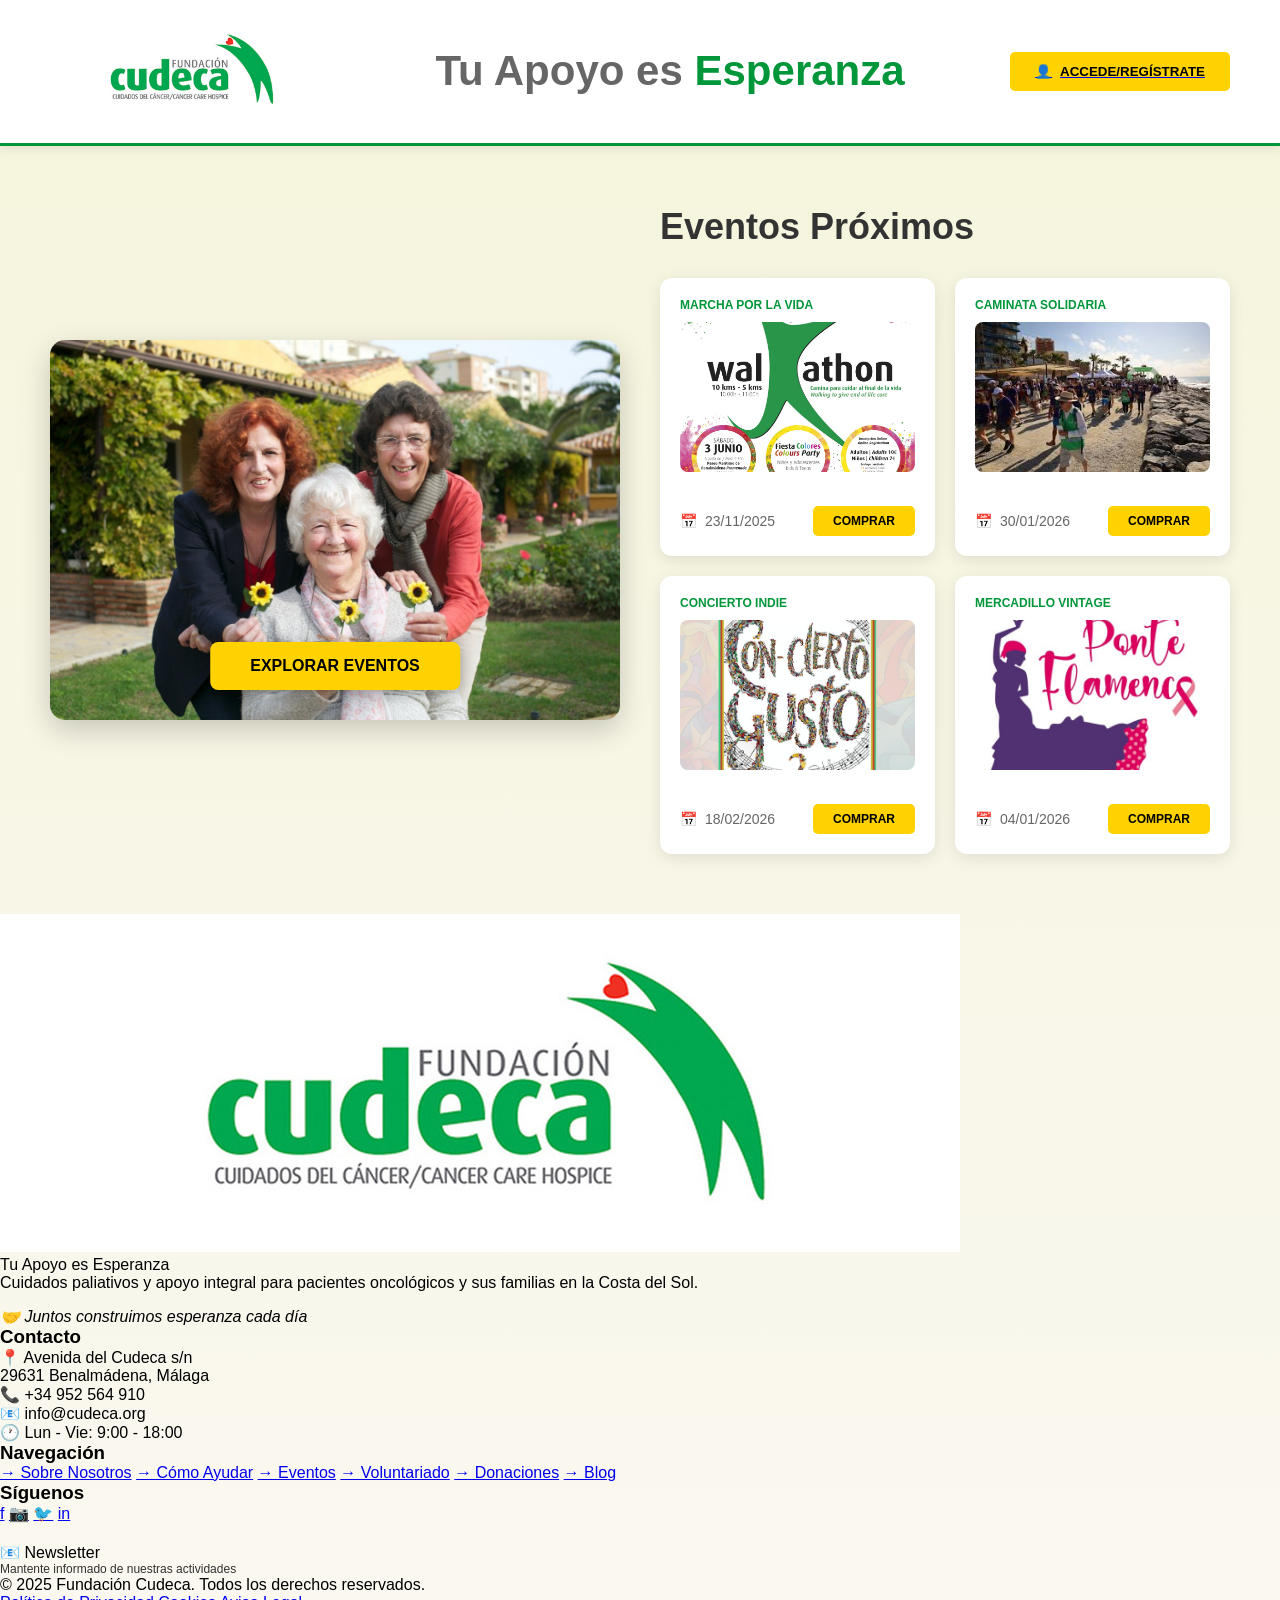
<file: index.html>
<!DOCTYPE html>
<html lang="es">
<head>
    <meta charset="UTF-8">
    <meta name="viewport" content="width=device-width, initial-scale=1.0">
    <title>Fundación Cudeca - Tu Apoyo es Esperanza</title>
    <link rel="stylesheet" href="styles.css">
</head>

<body>
    <header>
        <div class="logo">
            <a href="index.html">
            <img src="images/logo.jpg" alt="Fundación Cudeca Logo" class="logo-img">
            </a>
        </div>
        <h1 class="header-title">Tu Apoyo es <span class="esperanza">Esperanza</span></h1>
        <a href="login.html">
        <button class="login-btn">
            <span>👤</span>
            ACCEDE/REGÍSTRATE
        </button>
        </a>
    </header>

    <div class="hero-section">
        <div class="hero-image">
            <img src="images/abuelitas.jpg" alt="Mujeres sonriendo en jardín">
            <a href="event-list.html">
            <button class="explore-btn">EXPLORAR EVENTOS</button>
            </a>
        </div>

        <div class="events-section">
            <h2 class="events-title">Eventos Próximos</h2>
            <div class="events-grid">
                <div class="event-card">
                    <div class="event-tag">MARCHA POR LA VIDA</div>
                    <img class="event-image" src="images/walkathon.jpg" alt="walkathon">
                    <div class="event-footer">
                        <div class="event-date">
                            <span>📅</span>
                            <span>23/11/2025</span>
                        </div>
                        <a href="carrito.html">
                        <button class="buy-btn">COMPRAR</button>
                        </a>
                    </div>
                </div>

                <div class="event-card">
                    <div class="event-tag">CAMINATA SOLIDARIA</div>
                    <img class="event-image" src="images/caminata.jpg" alt="Caminata">
                    <div class="event-footer">
                        <div class="event-date">
                            <span>📅</span>
                            <span>30/01/2026</span>
                        </div>
                        <a href="carrito.html">
                        <button class="buy-btn">COMPRAR</button>
                        </a>
                    </div>
                </div>

                <div class="event-card">
                    <div class="event-tag">CONCIERTO INDIE</div>
                    <img class="event-image" src="images/concierto.jpg" alt="Concierto">
                    <div class="event-footer">
                        <div class="event-date">
                            <span>📅</span>
                            <span>18/02/2026</span>
                        </div>
                        <a href="carrito.html">
                        <button class="buy-btn">COMPRAR</button>
                        </a>
                    </div>
                </div>

                <div class="event-card">
                    <div class="event-tag">MERCADILLO VINTAGE</div>
                    <img class="event-image" src="images/mercadillo.jpg" alt="Mercadillo">
                    <div class="event-footer">
                        <div class="event-date">
                            <span>📅</span>
                            <span>04/01/2026</span>
                        </div>
                        <a href="carrito.html">
                        <button class="buy-btn">COMPRAR</button>
                        </a>
                    </div>
                </div>
            </div>
        </div>
    </div>

<!-- Footer -->
    <footer>
        <div class="footer-content">
            <div class="footer-logo-section">
                <img src="images/logo.jpg" alt="Fundación Cudeca Logo">
                <p class="tagline">Tu Apoyo es Esperanza</p>
                <p>Cuidados paliativos y apoyo integral para pacientes oncológicos y sus familias en la Costa del Sol.</p>
                <p style="margin-top: 15px; font-style: italic;">🤝 Juntos construimos esperanza cada día</p>
            </div>
            <div class="footer-section">
                <h3>Contacto</h3>
                <p>📍 Avenida del Cudeca s/n<br>29631 Benalmádena, Málaga</p>
                <p>📞 +34 952 564 910</p>
                <p>📧 info@cudeca.org</p>
                <p>🕐 Lun - Vie: 9:00 - 18:00</p>
            </div>
            <div class="footer-section">
                <h3>Navegación</h3>
                <a href="#">→ Sobre Nosotros</a>
                <a href="#">→ Cómo Ayudar</a>
                <a href="#">→ Eventos</a>
                <a href="#">→ Voluntariado</a>
                <a href="#">→ Donaciones</a>
                <a href="#">→ Blog</a>
            </div>
            <div class="footer-section">
                <h3>Síguenos</h3>
                <div class="social-links">
                    <a href="#" class="social-icon" title="Facebook">f</a>
                    <a href="#" class="social-icon" title="Instagram">📷</a>
                    <a href="#" class="social-icon" title="Twitter">🐦</a>
                    <a href="#" class="social-icon" title="LinkedIn">in</a>
                </div>
                <p style="margin-top: 20px;">📧 Newsletter</p>
                <p style="font-size: 12px; opacity: 0.8;">Mantente informado de nuestras actividades</p>
            </div>
        </div>
        <div class="footer-bottom">
            <p>© 2025 Fundación Cudeca. Todos los derechos reservados.</p>
            <div class="footer-bottom-links">
                <a href="#">Política de Privacidad</a>
                <a href="#">Cookies</a>
                <a href="#">Aviso Legal</a>
            </div>
        </div>
    </footer>
</body>


</html>
</file>
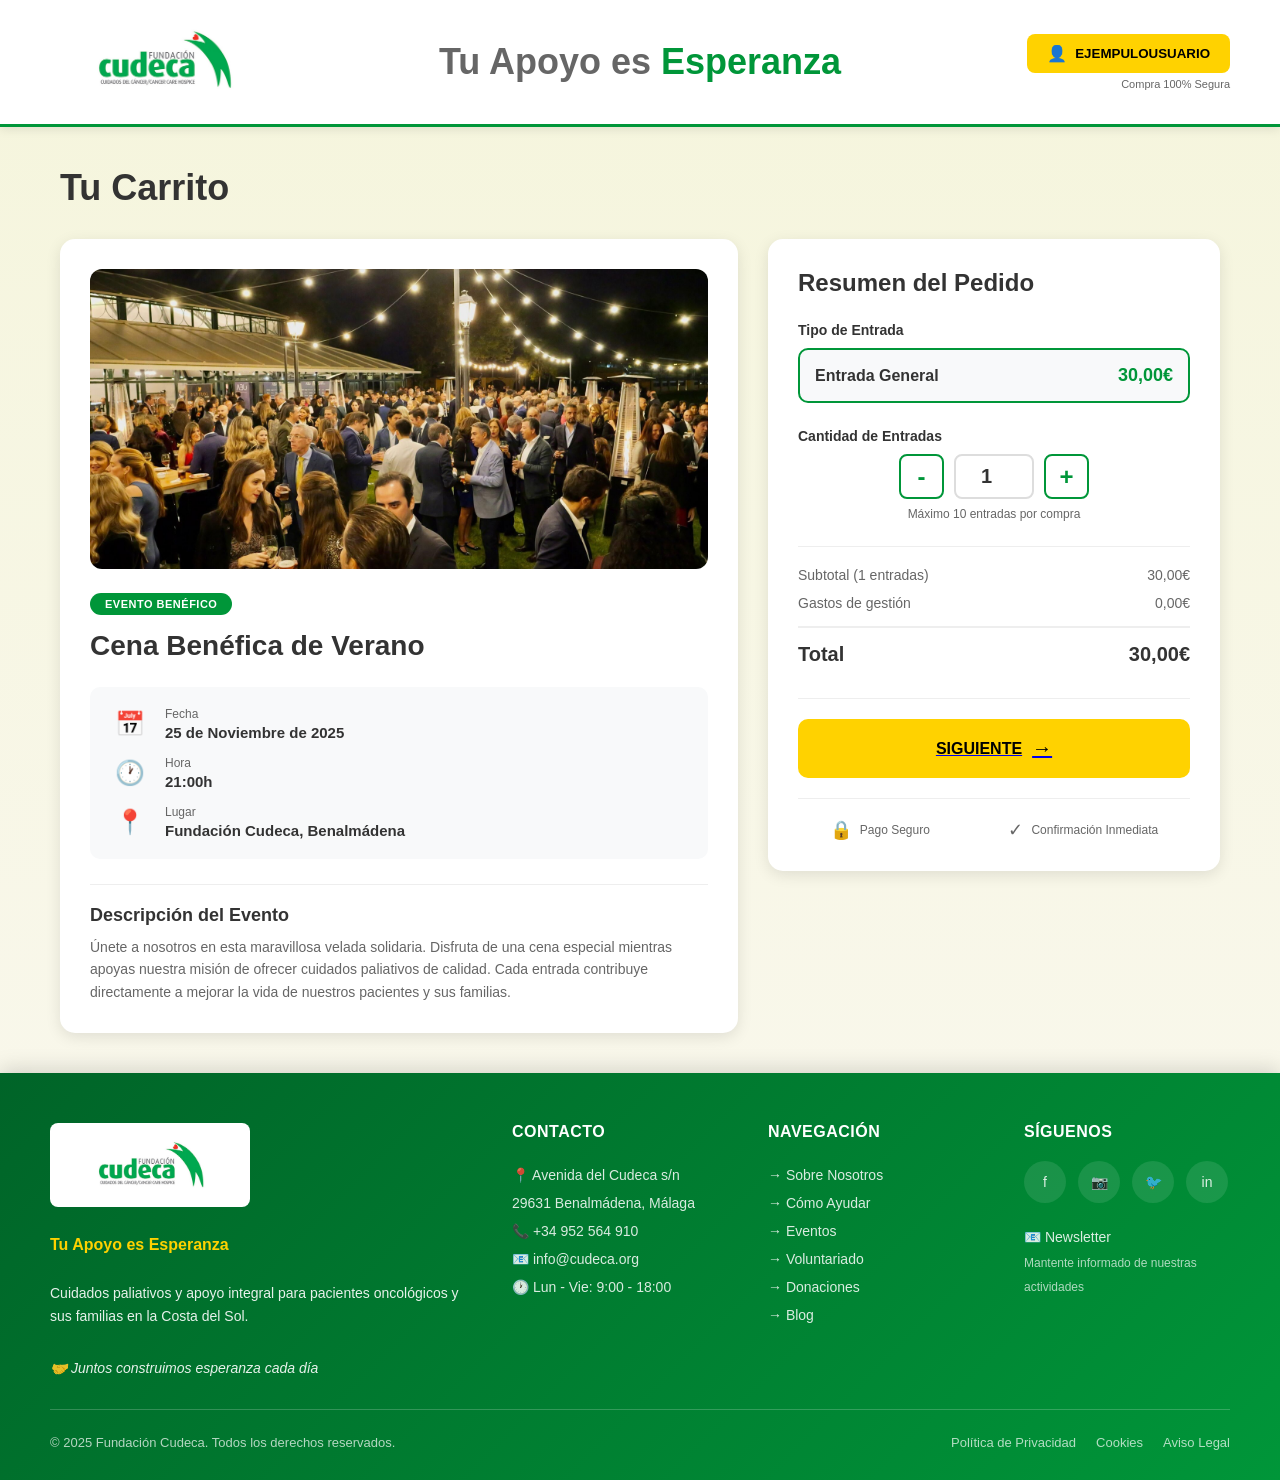
<file: carrito.html>
<!DOCTYPE html>
<html lang="es">
<head>
    <meta charset="UTF-8">
    <meta name="viewport" content="width=device-width, initial-scale=1.0">
    <title>Fundación Cudeca - Carrito</title>
    <link rel="stylesheet" href="styles.css">
    <link rel="stylesheet" href="pasarela_pago.css">

</head>
<body>
    <!-- Header Superior -->
    <header class="payment-header">
        <div class="logo-container">
            <a href="index.html">
            <img src="images/logo.jpg" alt="Fundación Cudeca" class="logo-img">
            </a>
        </div>
        <div class="header-center">
            <h1 class="header-slogan">Tu Apoyo es <span class="esperanza">Esperanza</span></h1>
        </div>
        <div class="header-right">
            <button class="btn-ejemplo">
                <span class="icon-user">👤</span>
                EJEMPULOUSUARIO
            </button>
            <p class="secure-text">Compra 100% Segura</p>
        </div>
    </header>

    <!-- Contenido Principal -->
    <div class="cart-container">
        <h1 class="cart-title">Tu Carrito</h1>
        
        <div class="cart-content">
            <!-- Información del Evento -->
            <section class="cart-event-section">
                <div class="cart-event-card">
                    <img src="images/cenaBenefica.jpg" alt="Cena Benéfica" class="cart-event-image">
                    
                    <div class="cart-event-info">
                        <span class="event-badge">EVENTO BENÉFICO</span>
                        <h2 class="cart-event-title">Cena Benéfica de Verano</h2>
                        
                        <div class="cart-event-details">
                            <div class="detail-item">
                                <span class="detail-icon">📅</span>
                                <div>
                                    <p class="detail-label">Fecha</p>
                                    <p class="detail-value">25 de Noviembre de 2025</p>
                                </div>
                            </div>
                            
                            <div class="detail-item">
                                <span class="detail-icon">🕐</span>
                                <div>
                                    <p class="detail-label">Hora</p>
                                    <p class="detail-value">21:00h</p>
                                </div>
                            </div>
                            
                            <div class="detail-item">
                                <span class="detail-icon">📍</span>
                                <div>
                                    <p class="detail-label">Lugar</p>
                                    <p class="detail-value">Fundación Cudeca, Benalmádena</p>
                                </div>
                            </div>
                        </div>
                        
                        <div class="event-description">
                            <h3>Descripción del Evento</h3>
                            <p>Únete a nosotros en esta maravillosa velada solidaria. Disfruta de una cena especial mientras apoyas nuestra misión de ofrecer cuidados paliativos de calidad. Cada entrada contribuye directamente a mejorar la vida de nuestros pacientes y sus familias.</p>
                        </div>
                    </div>
                </div>
            </section>

            <!-- Resumen del Pedido -->
            <aside class="cart-summary-section">
                <div class="cart-summary-card">
                    <h2 class="summary-card-title">Resumen del Pedido</h2>
                    
                    <div class="ticket-selector">
                        <label class="ticket-label">Tipo de Entrada</label>
                        <div class="ticket-type-box">
                            <div class="ticket-info">
                                <span class="ticket-name">Entrada General</span>
                                <span class="ticket-price">30,00€</span>
                            </div>
                        </div>
                    </div>
                    
                    <div class="quantity-selector">
                        <label class="quantity-label">Cantidad de Entradas</label>
                        <div class="quantity-controls">
                            <button type="button" class="quantity-btn" >-</button>
                            <input type="number" id="quantity" class="quantity-input" value="1" min="1" max="10" readonly>
                            <button type="button" class="quantity-btn" >+</button>
                        </div>
                        <p class="quantity-note">Máximo 10 entradas por compra</p>
                    </div>
                    
                    <div class="price-breakdown">
                        <div class="price-row">
                            <span>Subtotal (<span id="ticketCount">1</span> entrada<span id="plural">s</span>)</span>
                            <span id="subtotal">30,00€</span>
                        </div>
                        <div class="price-row">
                            <span>Gastos de gestión</span>
                            <span>0,00€</span>
                        </div>
                        <div class="price-row total-row">
                            <span>Total</span>
                            <span id="total">30,00€</span>
                        </div>
                    </div>
                    <a href="pasarela_de_pago.html">
                    <button class="btn-next">
                        SIGUIENTE
                        <span class="arrow-icon">→</span>
                    </button>
                    </a>

                    <div class="trust-badges">
                        <div class="trust-item">
                            <span>🔒</span>
                            <span>Pago Seguro</span>
                        </div>
                        <div class="trust-item">
                            <span>✓</span>
                            <span>Confirmación Inmediata</span>
                        </div>
                    </div>
                </div>
            </aside>
        </div>
    </div>

    <!-- Footer -->
    <footer>
        <div class="footer-content">
            <div class="footer-logo-section">
                <img src="images/logo.jpg" alt="Fundación Cudeca Logo">
                <p class="tagline">Tu Apoyo es Esperanza</p>
                <p>Cuidados paliativos y apoyo integral para pacientes oncológicos y sus familias en la Costa del Sol.</p>
                <p style="margin-top: 15px; font-style: italic;">🤝 Juntos construimos esperanza cada día</p>
            </div>
            <div class="footer-section">
                <h3>Contacto</h3>
                <p>📍 Avenida del Cudeca s/n<br>29631 Benalmádena, Málaga</p>
                <p>📞 +34 952 564 910</p>
                <p>📧 info@cudeca.org</p>
                <p>🕐 Lun - Vie: 9:00 - 18:00</p>
            </div>
            <div class="footer-section">
                <h3>Navegación</h3>
                <a href="#">→ Sobre Nosotros</a>
                <a href="#">→ Cómo Ayudar</a>
                <a href="#">→ Eventos</a>
                <a href="#">→ Voluntariado</a>
                <a href="#">→ Donaciones</a>
                <a href="#">→ Blog</a>
            </div>
            <div class="footer-section">
                <h3>Síguenos</h3>
                <div class="social-links">
                    <a href="#" class="social-icon" title="Facebook">f</a>
                    <a href="#" class="social-icon" title="Instagram">📷</a>
                    <a href="#" class="social-icon" title="Twitter">🐦</a>
                    <a href="#" class="social-icon" title="LinkedIn">in</a>
                </div>
                <p style="margin-top: 20px;">📧 Newsletter</p>
                <p style="font-size: 12px; opacity: 0.8;">Mantente informado de nuestras actividades</p>
            </div>
        </div>
        <div class="footer-bottom">
            <p>© 2025 Fundación Cudeca. Todos los derechos reservados.</p>
            <div class="footer-bottom-links">
                <a href="#">Política de Privacidad</a>
                <a href="#">Cookies</a>
                <a href="#">Aviso Legal</a>
            </div>
        </div>
    </footer>

    
</body>
</html>
</file>
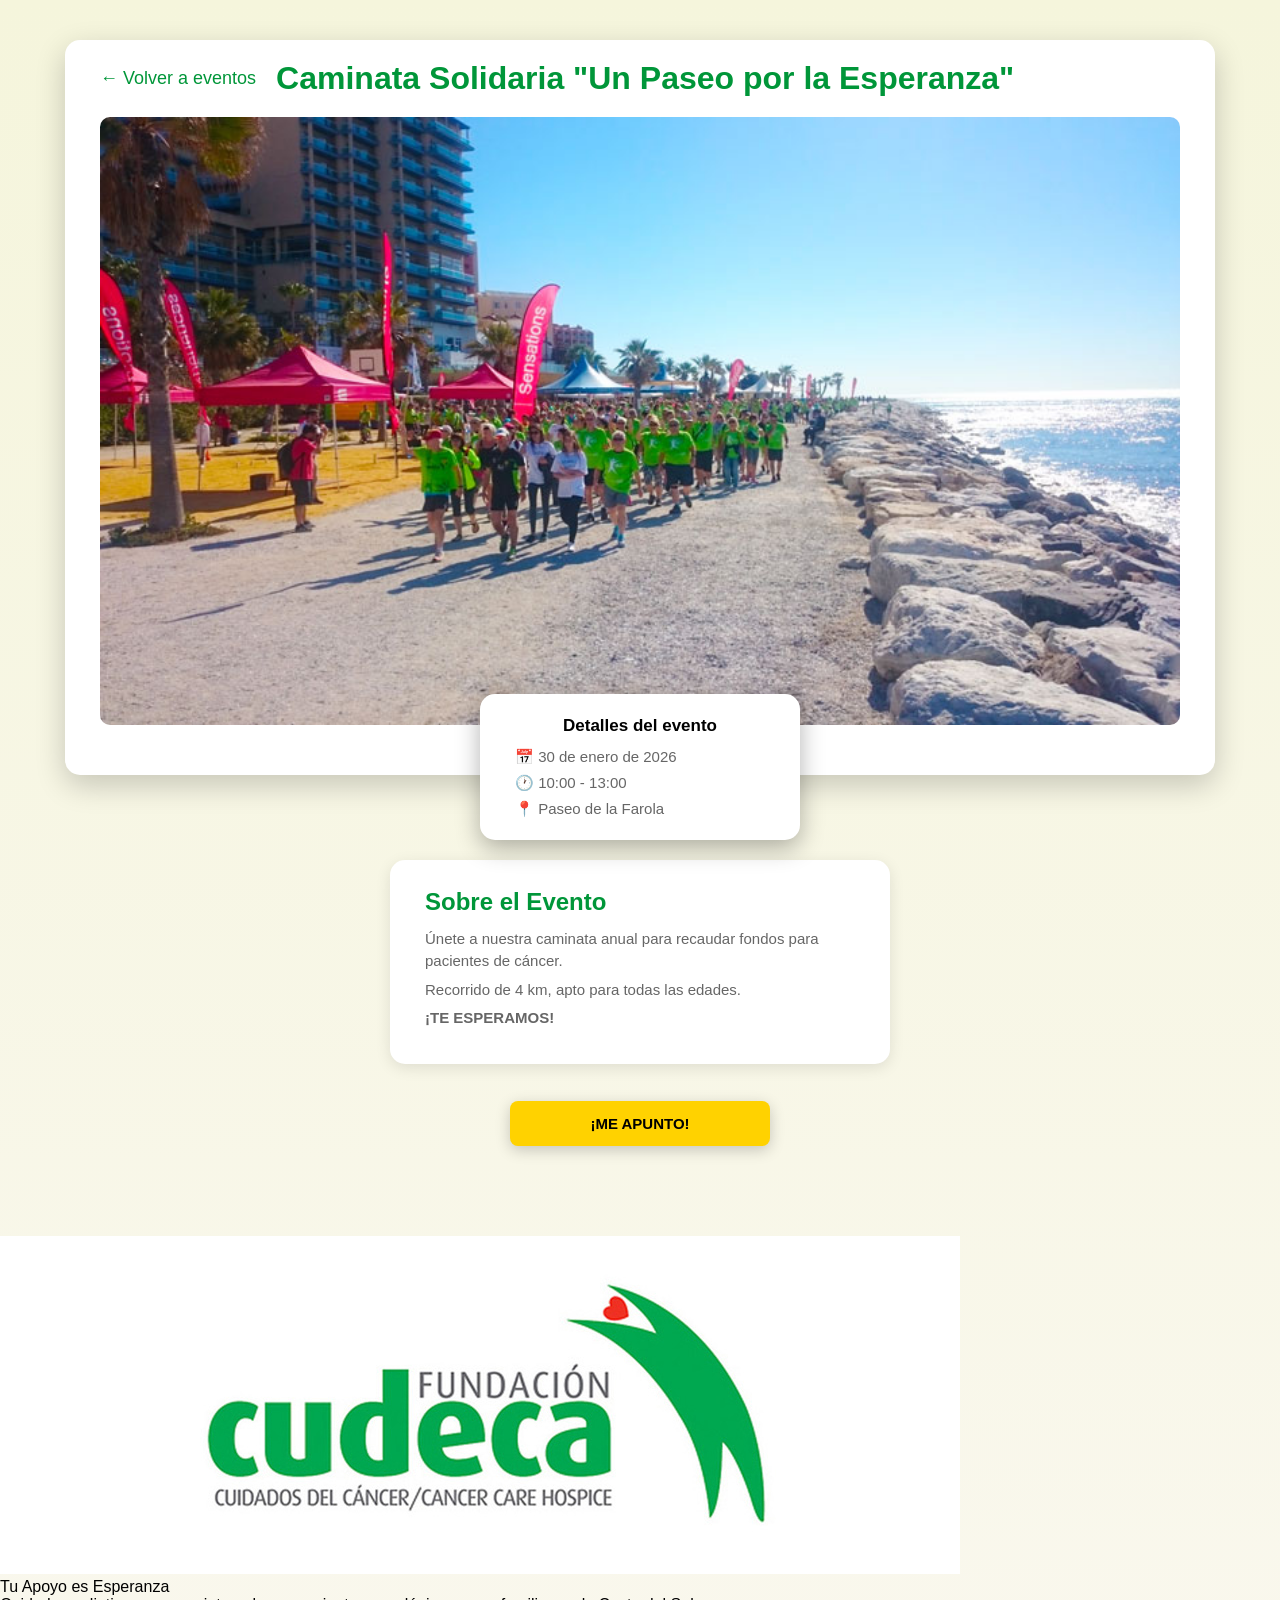
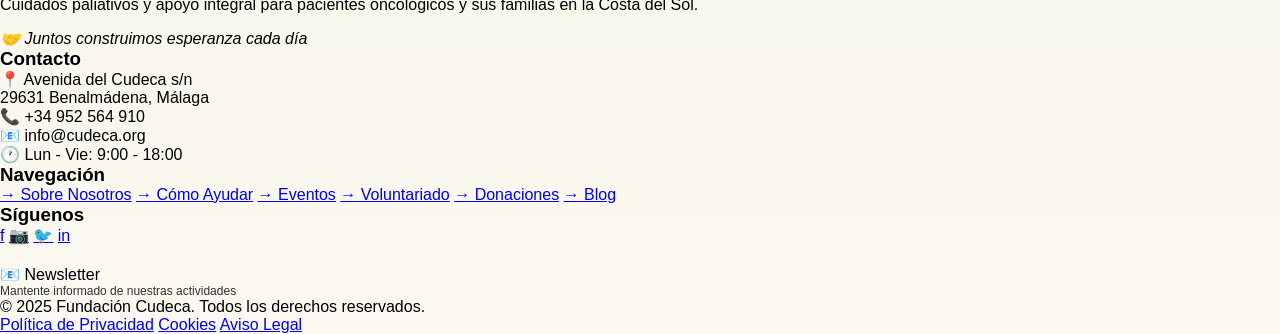
<file: event.html>
<!DOCTYPE html>
<html lang="es">
<head>
    <meta charset="UTF-8">
    <meta name="viewport" content="width=device-width, initial-scale=1.0">
    <title>Caminata Solidaria "Un Paseo por la Esperanza" - Fundación Cudeca</title>

    <!-- CSS GLOBAL -->
    <link rel="stylesheet" href="styles.css">

    <!-- CSS DEL EVENTO -->
    <link rel="stylesheet" href="event.css">
</head>

<body>
    <div class="event-detail-container">
        <div class="event-content">

            <div class="event-main-card">
                <div class="event-card-header">
                    <a href="event-list.html" class="back-link">← Volver a eventos</a>
                    <h1 class="page-title">Caminata Solidaria "Un Paseo por la Esperanza"</h1>
                </div>

                <img src="images/carrera.jpg" alt="Caminata Solidaria" class="event-image">

                <div class="event-details-card">
                    <h3>Detalles del evento</h3>
                    <div class="detail-item">📅 30 de enero de 2026</div>
                    <div class="detail-item">🕐 10:00 - 13:00</div>
                    <div class="detail-item">📍 Paseo de la Farola</div>
                </div>
            </div>

            <div class="event-info-section">
                <h2>Sobre el Evento</h2>
                <p>Únete a nuestra caminata anual para recaudar fondos para pacientes de cáncer.</p>
                <p>Recorrido de 4 km, apto para todas las edades.</p>
                <p><strong>¡TE ESPERAMOS!</strong></p>
            </div>
            <a href="pasarela_de_pago.html">
                <button class="signup-btn">¡ME APUNTO!</button>

            </a>

        </div>
    </div>

    <footer>
        <div class="footer-content">
            <div class="footer-logo-section">
                <img src="images/logo.jpg" alt="Fundación Cudeca Logo">
                <p class="tagline">Tu Apoyo es Esperanza</p>
                <p>Cuidados paliativos y apoyo integral para pacientes oncológicos y sus familias en la Costa del Sol.</p>
                <p style="margin-top: 15px; font-style: italic;">🤝 Juntos construimos esperanza cada día</p>
            </div>

            <div class="footer-section">
                <h3>Contacto</h3>
                <p>📍 Avenida del Cudeca s/n<br>29631 Benalmádena, Málaga</p>
                <p>📞 +34 952 564 910</p>
                <p>📧 info@cudeca.org</p>
                <p>🕐 Lun - Vie: 9:00 - 18:00</p>
            </div>

            <div class="footer-section">
                <h3>Navegación</h3>
                <a href="#">→ Sobre Nosotros</a>
                <a href="#">→ Cómo Ayudar</a>
                <a href="#">→ Eventos</a>
                <a href="#">→ Voluntariado</a>
                <a href="#">→ Donaciones</a>
                <a href="#">→ Blog</a>
            </div>

            <div class="footer-section">
                <h3>Síguenos</h3>
                <div class="social-links">
                    <a href="#" class="social-icon" title="Facebook">f</a>
                    <a href="#" class="social-icon" title="Instagram">📷</a>
                    <a href="#" class="social-icon" title="Twitter">🐦</a>
                    <a href="#" class="social-icon" title="LinkedIn">in</a>
                </div>
                <p style="margin-top: 20px;">📧 Newsletter</p>
                <p style="font-size: 12px; opacity: 0.8;">Mantente informado de nuestras actividades</p>
            </div>
        </div>

        <div class="footer-bottom">
            <p>© 2025 Fundación Cudeca. Todos los derechos reservados.</p>
            <div class="footer-bottom-links">
                <a href="#">Política de Privacidad</a>
                <a href="#">Cookies</a>
                <a href="#">Aviso Legal</a>
            </div>
        </div>
    </footer>
</body>
</html>
</file>
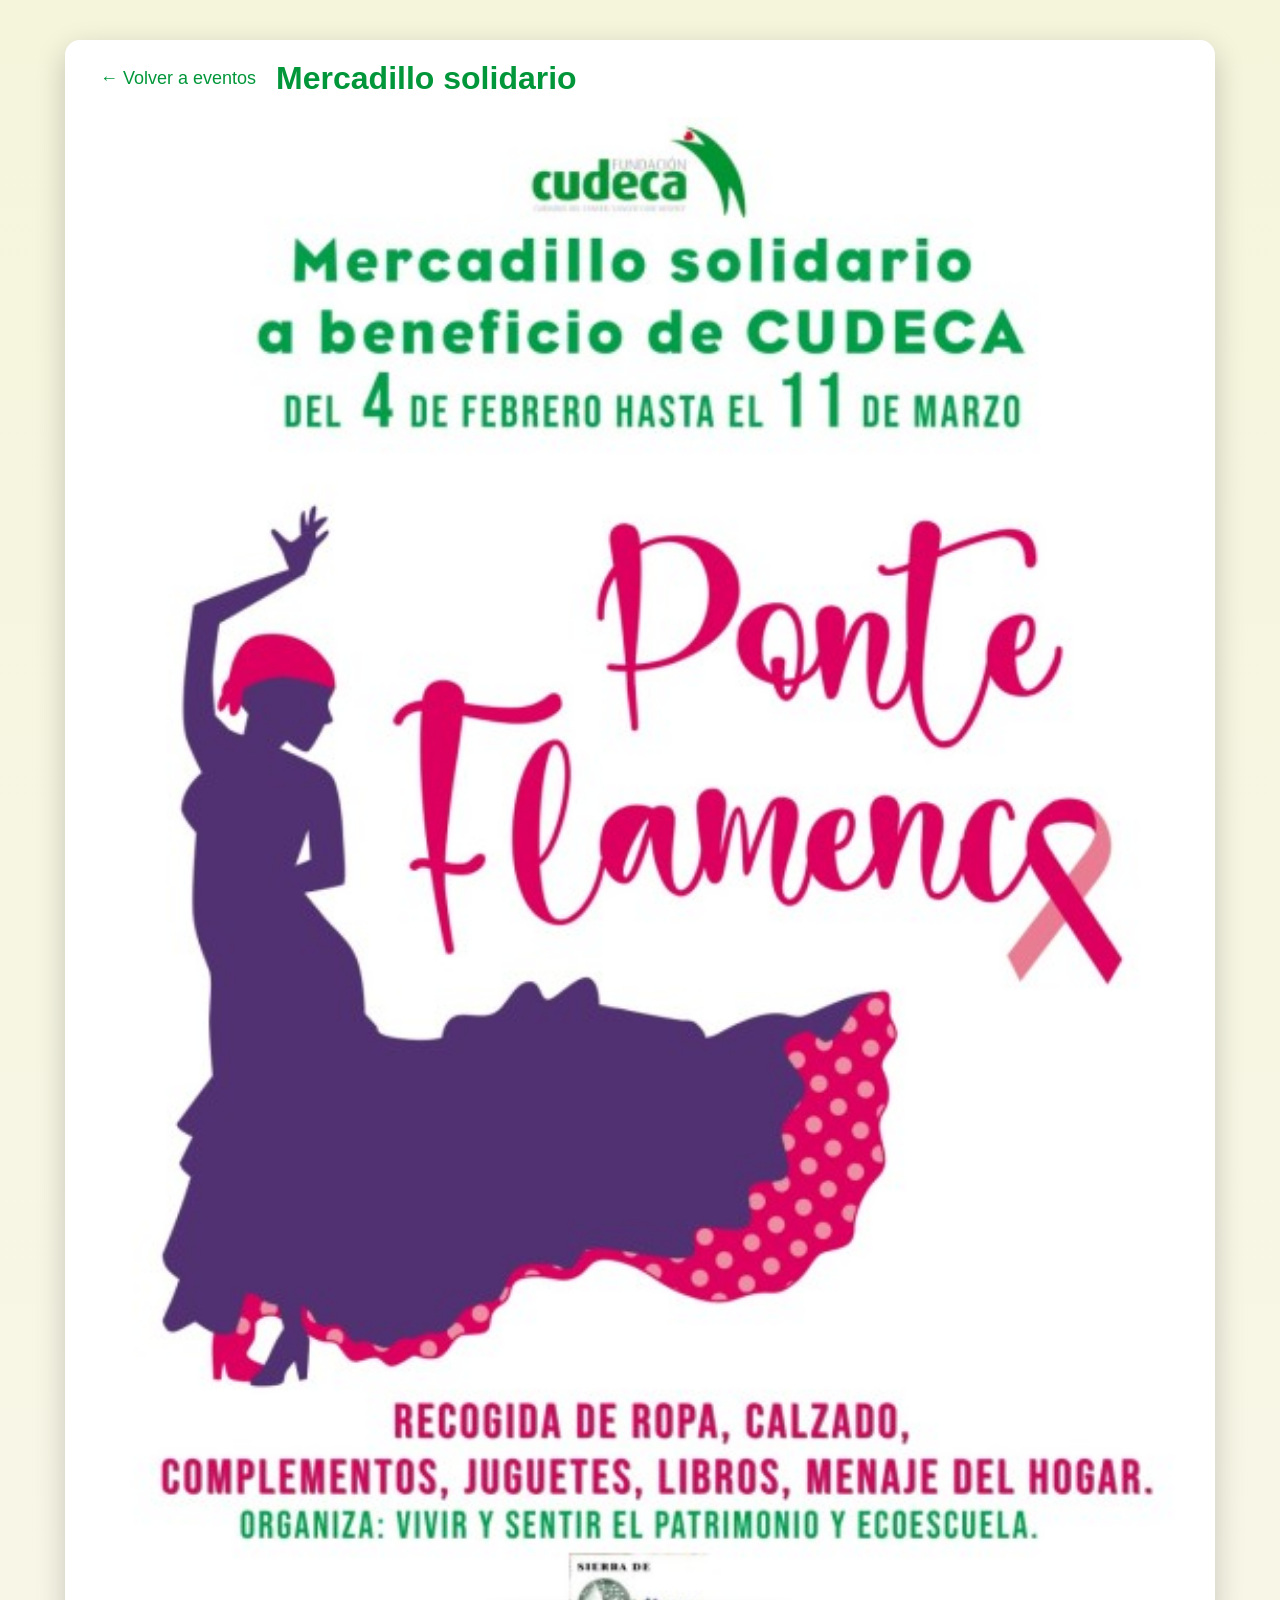
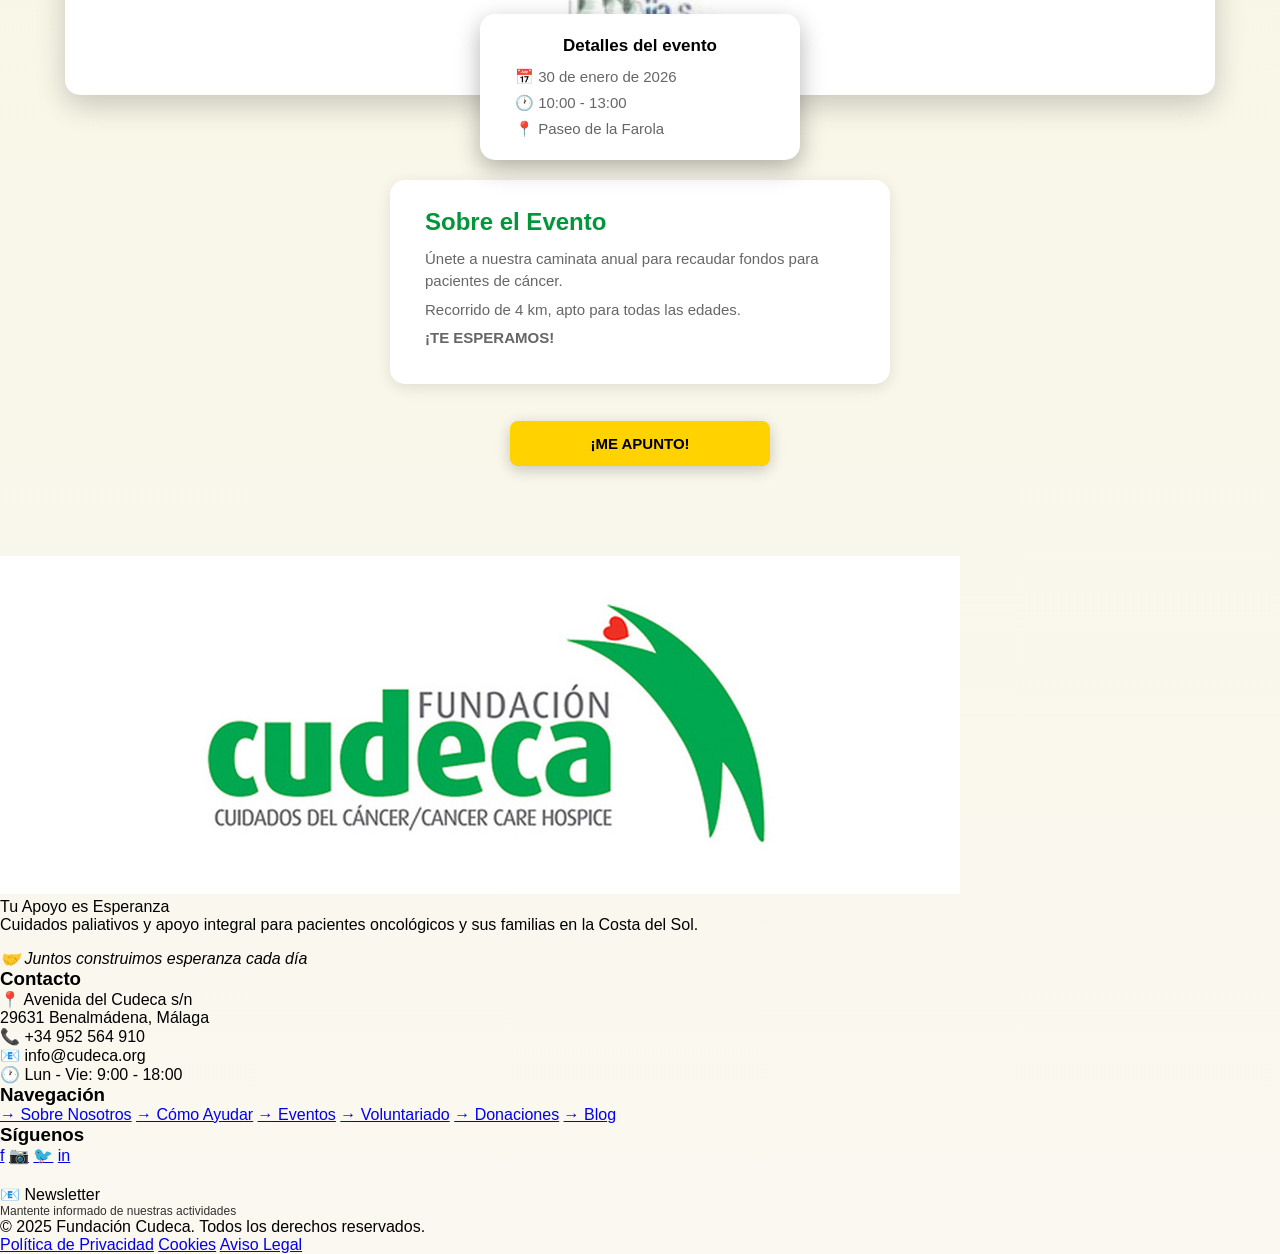
<file: event2.html>
<!DOCTYPE html>
<html lang="es">
<head>
    <meta charset="UTF-8">
    <meta name="viewport" content="width=device-width, initial-scale=1.0">
    <title>Caminata Solidaria "Un Paseo por la Esperanza" - Fundación Cudeca</title>

    <!-- CSS GLOBAL -->
    <link rel="stylesheet" href="styles.css">

    <!-- CSS DEL EVENTO -->
    <link rel="stylesheet" href="event.css">
</head>

<body>
    <div class="event-detail-container">
        <div class="event-content">

            <div class="event-main-card">
                <div class="event-card-header">
                    <a href="event-list.html" class="back-link">← Volver a eventos</a>
                    <h1 class="page-title">Mercadillo solidario</h1>
                </div>

                <img src="images/mercadillo.jpg" alt="Mercadillo solidario" class="event-image">

                <div class="event-details-card">
                    <h3>Detalles del evento</h3>
                    <div class="detail-item">📅 30 de enero de 2026</div>
                    <div class="detail-item">🕐 10:00 - 13:00</div>
                    <div class="detail-item">📍 Paseo de la Farola</div>
                </div>
            </div>

            <div class="event-info-section">
                <h2>Sobre el Evento</h2>
                <p>Únete a nuestra caminata anual para recaudar fondos para pacientes de cáncer.</p>
                <p>Recorrido de 4 km, apto para todas las edades.</p>
                <p><strong>¡TE ESPERAMOS!</strong></p>
            </div>

            <a href="pasarela_de_pago.html">
                <button class="signup-btn">¡ME APUNTO!</button>

            </a>

        </div>
    </div>

    <footer>
        <div class="footer-content">
            <div class="footer-logo-section">
                <img src="images/logo.jpg" alt="Fundación Cudeca Logo">
                <p class="tagline">Tu Apoyo es Esperanza</p>
                <p>Cuidados paliativos y apoyo integral para pacientes oncológicos y sus familias en la Costa del Sol.</p>
                <p style="margin-top: 15px; font-style: italic;">🤝 Juntos construimos esperanza cada día</p>
            </div>

            <div class="footer-section">
                <h3>Contacto</h3>
                <p>📍 Avenida del Cudeca s/n<br>29631 Benalmádena, Málaga</p>
                <p>📞 +34 952 564 910</p>
                <p>📧 info@cudeca.org</p>
                <p>🕐 Lun - Vie: 9:00 - 18:00</p>
            </div>

            <div class="footer-section">
                <h3>Navegación</h3>
                <a href="#">→ Sobre Nosotros</a>
                <a href="#">→ Cómo Ayudar</a>
                <a href="#">→ Eventos</a>
                <a href="#">→ Voluntariado</a>
                <a href="#">→ Donaciones</a>
                <a href="#">→ Blog</a>
            </div>

            <div class="footer-section">
                <h3>Síguenos</h3>
                <div class="social-links">
                    <a href="#" class="social-icon" title="Facebook">f</a>
                    <a href="#" class="social-icon" title="Instagram">📷</a>
                    <a href="#" class="social-icon" title="Twitter">🐦</a>
                    <a href="#" class="social-icon" title="LinkedIn">in</a>
                </div>
                <p style="margin-top: 20px;">📧 Newsletter</p>
                <p style="font-size: 12px; opacity: 0.8;">Mantente informado de nuestras actividades</p>
            </div>
        </div>

        <div class="footer-bottom">
            <p>© 2025 Fundación Cudeca. Todos los derechos reservados.</p>
            <div class="footer-bottom-links">
                <a href="#">Política de Privacidad</a>
                <a href="#">Cookies</a>
                <a href="#">Aviso Legal</a>
            </div>
        </div>
    </footer>
</body>
</html>
</file>
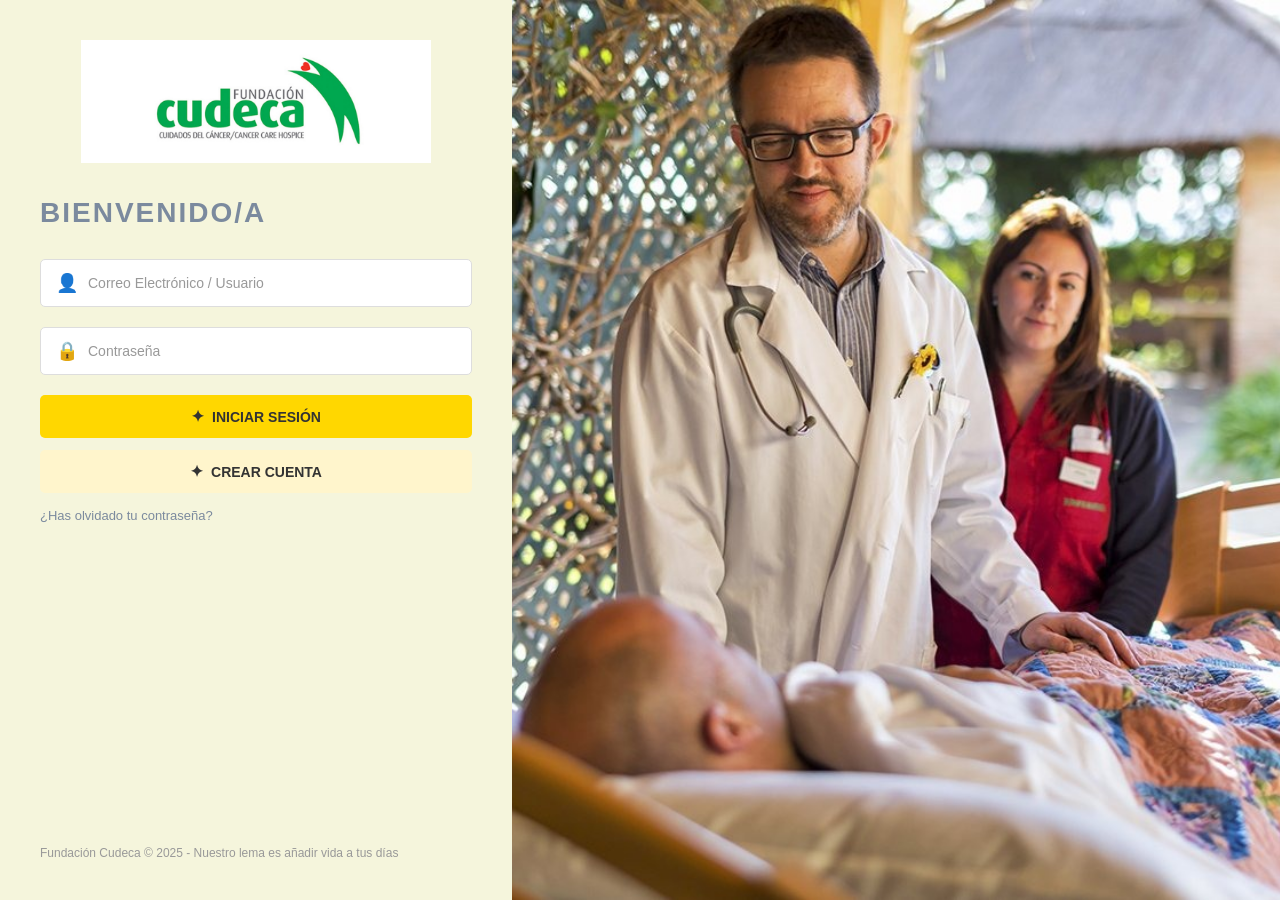
<file: login.html>
<!DOCTYPE html>
<html lang="es">
<head>
    <meta charset="UTF-8">
    <meta name="viewport" content="width=device-width, initial-scale=1.0">
    <title>Fundación Cudeca - Login Page</title>
    <style>
        * {
            margin: 0;
            padding: 0;
            box-sizing: border-box;
        }

        body {
            font-family: Arial, sans-serif;
            height: 100vh;
            display: flex;
        }

        .container {
            display: flex;
            width: 100%;
            height: 100%;
        }

        .left-section {
            background-color: #f5f5dc;
            width: 40%;
            padding: 40px;
            display: flex;
            flex-direction: column;
            justify-content: space-between;
        }

        .logo-container {
            margin-bottom: 30px;
            display: flex;
            justify-content: center;
            align-items: center;
        }

        .logo {
            width: 350px;
            height: auto;
        }

        .welcome-text {
            color: #7b8a9e;
            font-size: 28px;
            font-weight: bold;
            margin-bottom: 30px;
            letter-spacing: 2px;
        }

        .form-container {
            flex-grow: 1;
        }

        .input-group {
            margin-bottom: 20px;
        }

        .input-wrapper {
            position: relative;
            display: flex;
            align-items: center;
            background-color: white;
            border: 1px solid #ddd;
            border-radius: 5px;
            padding: 12px 15px;
        }

        .input-icon {
            color: #666;
            margin-right: 10px;
            font-size: 18px;
        }

        input {
            border: none;
            outline: none;
            width: 100%;
            font-size: 14px;
            color: #999;
        }

        input::placeholder {
            color: #999;
        }

        .btn {
            width: 100%;
            padding: 12px;
            border: none;
            border-radius: 5px;
            font-size: 14px;
            font-weight: bold;
            cursor: pointer;
            margin-bottom: 12px;
            display: flex;
            align-items: center;
            justify-content: center;
            gap: 8px;
        }

        .btn-login {
            background-color: #ffd700;
            color: #333;
        }

        .btn-login:hover {
            background-color: #ffed4e;
        }

        .btn-create {
            background-color: #fff5cc;
            color: #333;
        }

        .btn-create:hover {
            background-color: #ffeb99;
        }

        .btn-icon {
            font-size: 16px;
        }

        .forgot-password {
            color: #7b8a9e;
            font-size: 13px;
            text-decoration: none;
            display: block;
            margin-top: 15px;
        }

        .forgot-password:hover {
            text-decoration: underline;
        }

        .footer-text {
            color: #999;
            font-size: 12px;
            margin-top: auto;
        }

        .right-section {
            width: 60%;
            background-image: url('images/yayo.jpg');
            background-size: cover;
            background-position: center;
            position: relative;
            overflow: hidden;
        }

        @media (max-width: 968px) {
            .container {
                flex-direction: column;
            }

            .left-section {
                width: 100%;
            }

            .right-section {
                display: none;
            }
        }
    </style>
</head>
<body>
    <div class="container">
        <div class="left-section">
            <div>
                <div class="logo-container">
                    <a href="index.html">
                    <img class="logo" src="images/logo.jpg" alt="Fundación Cudeca - Cuidados del Cáncer">
                    </a>
                </div>

                <h1 class="welcome-text">BIENVENIDO/A</h1>

                <div class="form-container">
                    <div class="input-group">
                        <div class="input-wrapper">
                            <span class="input-icon">👤</span>
                            <input type="text" placeholder="Correo Electrónico / Usuario">
                        </div>
                    </div>

                    <div class="input-group">
                        <div class="input-wrapper">
                            <span class="input-icon">🔒</span>
                            <input type="password" placeholder="Contraseña">
                        </div>
                    </div>

                    <button class="btn btn-login">
                        <span class="btn-icon">✦</span>
                        INICIAR SESIÓN
                    </button>

                    <button class="btn btn-create">
                        <span class="btn-icon">✦</span>
                        CREAR CUENTA
                    </button>

                    <a href="#" class="forgot-password">¿Has olvidado tu contraseña?</a>
                </div>
            </div>

            <div class="footer-text">
                Fundación Cudeca © 2025 - Nuestro lema es añadir vida a tus días
            </div>
        </div>

        <div class="right-section">
        </div>
    </div>
</body>
</html>
</file>
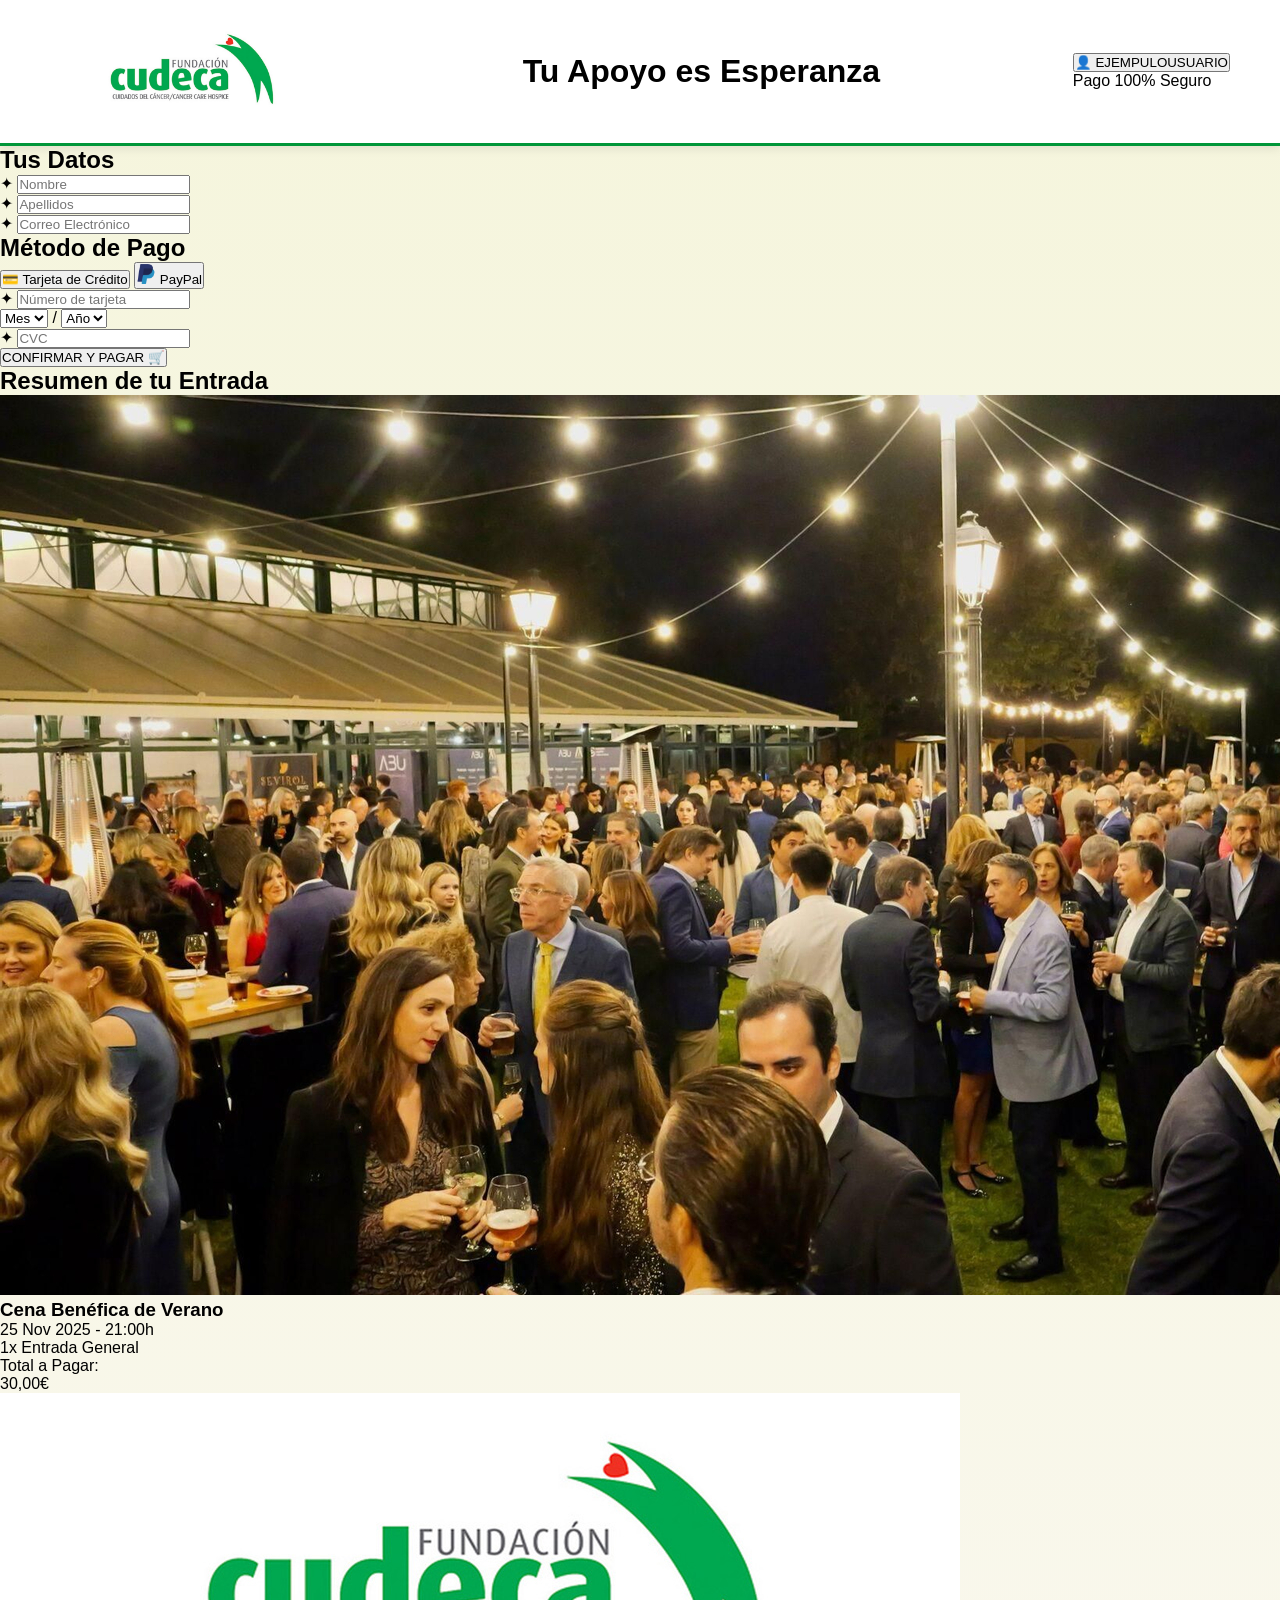
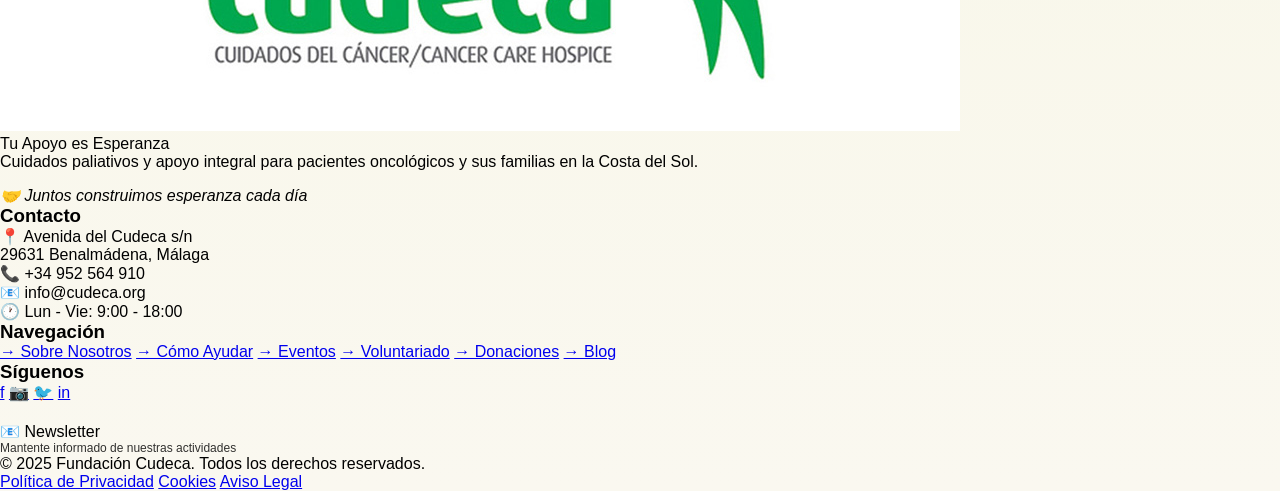
<file: pasarela_de_pago.html>
<!DOCTYPE html>
<html lang="es">
<head>
    <meta charset="UTF-8">
    <meta name="viewport" content="width=device-width, initial-scale=1.0">
    <title>Fundación Cudeca - Pasarela de Pago</title>
    <link rel="stylesheet" href="styles.css">
</head>
<body>
    <!-- Header Superior -->
    <header class="payment-header">
        <div class="logo-container">
            <a href="index.html">
            <img src="images/logo.jpg" alt="Fundación Cudeca" class="logo-img">
            </a>
        </div>
        <div class="header-center">
            <h1 class="header-slogan">Tu Apoyo es <span class="esperanza">Esperanza</span></h1>
        </div>
        <div class="header-right">
            <button class="btn-ejemplo">
                <span class="icon-user">👤</span>
                EJEMPULOUSUARIO
            </button>
            <p class="secure-text">Pago 100% Seguro</p>
        </div>
    </header>

    <!-- Contenido Principal -->
    <div class="payment-container">
        <main class="payment-main">
            <!-- Formulario de Datos - Izquierda -->
            <section class="form-section">
                <h1 class="form-title">Tus Datos</h1>
                
                <form class="payment-form">
                    <div class="form-group">
                        <span class="input-icon">✦</span>
                        <input type="text" placeholder="Nombre" class="form-input" required>
                    </div>
                    
                    <div class="form-group">
                        <span class="input-icon">✦</span>
                        <input type="text" placeholder="Apellidos" class="form-input" required>
                    </div>
                    
                    <div class="form-group">
                        <span class="input-icon">✦</span>
                        <input type="email" placeholder="Correo Electrónico" class="form-input" required>
                    </div>

                    <h2 class="form-subtitle">Método de Pago</h2>
                    
                    <!-- Selector de método de pago -->
                    <div class="payment-method-selector">
                        <button type="button" class="payment-method-btn active" id="creditCardBtn" onclick="showPaymentMethod('creditCard')">
                            💳 Tarjeta de Crédito
                        </button>
                        <button type="button" class="payment-method-btn" id="paypalBtn" onclick="showPaymentMethod('paypal')">
                            <img src="images/paypal.jpg" alt="PayPal" style="height: 20px; width: auto;">
                            PayPal
                        </button>
                    </div>

                    <!-- Formulario Tarjeta de Crédito -->
                    <div id="creditCardForm" class="payment-method-form">
                        <div class="form-group">
                            <span class="input-icon">✦</span>
                            <input type="text" placeholder="Número de tarjeta" class="form-input" maxlength="19">
                        </div>
                        
                        <div class="form-row">
                            <div class="form-group half">
                                <div class="date-selector-group">
                                    <select class="form-input date-select" required>
                                        <option value="">Mes</option>
                                        <option value="01">01</option>
                                        <option value="02">02</option>
                                        <option value="03">03</option>
                                        <option value="04">04</option>
                                        <option value="05">05</option>
                                        <option value="06">06</option>
                                        <option value="07">07</option>
                                        <option value="08">08</option>
                                        <option value="09">09</option>
                                        <option value="10">10</option>
                                        <option value="11">11</option>
                                        <option value="12">12</option>
                                    </select>
                                    <span class="date-separator">/</span>
                                    <select class="form-input date-select" required>
                                        <option value="">Año</option>
                                        <option value="25">25</option>
                                        <option value="26">26</option>
                                        <option value="27">27</option>
                                        <option value="28">28</option>
                                        <option value="29">29</option>
                                        <option value="30">30</option>
                                        <option value="31">31</option>
                                        <option value="32">32</option>
                                        <option value="33">33</option>
                                        <option value="34">34</option>
                                        <option value="35">35</option>
                                    </select>
                                </div>
                            </div>
                            <div class="form-group half">
                                <span class="input-icon">✦</span>
                                <input type="text" placeholder="CVC" class="form-input" maxlength="3">
                            </div>
                        </div>
                    </div>

                    <!-- Formulario PayPal -->
                    <div id="paypalForm" class="payment-method-form" style="display: none;">
                        <div class="paypal-info">
                            <p class="paypal-description">
                                <img src="images/paypal.jpg" alt="PayPal" style="height: 24px; width: auto;">
                                Serás redirigido a PayPal para completar tu pago de forma segura.
                            </p>
                        </div>
                        <div class="form-group">
                            <span class="input-icon">✉</span>
                            <input type="email" placeholder="Correo electrónico de PayPal" class="form-input">
                        </div>
                    </div>

                    <button type="submit" class="btn-submit">
                        CONFIRMAR Y PAGAR
                        <span class="cart-icon">🛒</span>
                    </button>
                </form>
            </section>

            <!-- Resumen de Entrada - Derecha -->
            <section class="summary-section">
                <h2 class="summary-title">Resumen de tu Entrada</h2>
                
                <div class="summary-card">
                    <img src="images/cenaBenefica.jpg" alt="Cena Benéfica" class="summary-image">
                    
                    <h3 class="summary-event-name">Cena Benéfica de Verano</h3>
                    
                    <p class="summary-event-date">25 Nov 2025 - 21:00h</p>
                    
                    <p class="summary-ticket-type">1x Entrada General</p>
                    
                    <div class="total-section">
                        <p class="total-label">Total a Pagar:</p>
                        <p class="total-amount">30,00€</p>
                    </div>
                </div>
            </section>
        </main>
    </div>

    <!-- Footer -->
    <footer>
        <div class="footer-content">
            <div class="footer-logo-section">
                <img src="images/logo.jpg" alt="Fundación Cudeca Logo">
                <p class="tagline">Tu Apoyo es Esperanza</p>
                <p>Cuidados paliativos y apoyo integral para pacientes oncológicos y sus familias en la Costa del Sol.</p>
                <p style="margin-top: 15px; font-style: italic;">🤝 Juntos construimos esperanza cada día</p>
            </div>
            <div class="footer-section">
                <h3>Contacto</h3>
                <p>📍 Avenida del Cudeca s/n<br>29631 Benalmádena, Málaga</p>
                <p>📞 +34 952 564 910</p>
                <p>📧 info@cudeca.org</p>
                <p>🕐 Lun - Vie: 9:00 - 18:00</p>
            </div>
            <div class="footer-section">
                <h3>Navegación</h3>
                <a href="#">→ Sobre Nosotros</a>
                <a href="#">→ Cómo Ayudar</a>
                <a href="#">→ Eventos</a>
                <a href="#">→ Voluntariado</a>
                <a href="#">→ Donaciones</a>
                <a href="#">→ Blog</a>
            </div>
            <div class="footer-section">
                <h3>Síguenos</h3>
                <div class="social-links">
                    <a href="#" class="social-icon" title="Facebook">f</a>
                    <a href="#" class="social-icon" title="Instagram">📷</a>
                    <a href="#" class="social-icon" title="Twitter">🐦</a>
                    <a href="#" class="social-icon" title="LinkedIn">in</a>
                </div>
                <p style="margin-top: 20px;">📧 Newsletter</p>
                <p style="font-size: 12px; opacity: 0.8;">Mantente informado de nuestras actividades</p>
            </div>
        </div>
        <div class="footer-bottom">
            <p>© 2025 Fundación Cudeca. Todos los derechos reservados.</p>
            <div class="footer-bottom-links">
                <a href="#">Política de Privacidad</a>
                <a href="#">Cookies</a>
                <a href="#">Aviso Legal</a>
            </div>
        </div>
    </footer>

    <script>
        function showPaymentMethod(method) {
            const creditCardForm = document.getElementById('creditCardForm');
            const paypalForm = document.getElementById('paypalForm');
            const creditCardBtn = document.getElementById('creditCardBtn');
            const paypalBtn = document.getElementById('paypalBtn');

            if (method === 'creditCard') {
                creditCardForm.style.display = 'block';
                paypalForm.style.display = 'none';
                creditCardBtn.classList.add('active');
                paypalBtn.classList.remove('active');
            } else {
                creditCardForm.style.display = 'none';
                paypalForm.style.display = 'block';
                creditCardBtn.classList.remove('active');
                paypalBtn.classList.add('active');
            }
        }
    </script>
</body>
</html>
</file>
<file: styles.css>
* {
    margin: 0;
    padding: 0;
    box-sizing: border-box;
}

/* =======================
   BASE Y BODY
   ======================= */
body {
    font-family: 'Arial', sans-serif;
    background: linear-gradient(to bottom, #f5f5dc 0%, #faf8f0 100%);
}

/* =======================
   HEADER
   ======================= */
header {
    background: white;
    border-bottom: 3px solid #009639;
    padding: 20px 50px;
    display: flex;
    justify-content: space-between;
    align-items: center;
    box-shadow: 0 2px 10px rgba(0, 0, 0, 0.1);
}

.logo {
    display: flex;
    align-items: center;
    gap: 10px;
}

.logo-img {
    width: 280px;
    height: auto;
    max-height: 100px;
    object-fit: contain;
}

.header-title {
    font-size: 42px;
    font-weight: bold;
    color: #666;
}

.header-title .esperanza {
    color: #009639;
}

/* =======================
   BOTÓN LOGIN
   ======================= */
.login-btn {
    background: #ffd200;
    border: none;
    padding: 12px 25px;
    border-radius: 5px;
    font-weight: bold;
    cursor: pointer;
    display: flex;
    align-items: center;
    gap: 8px;
    transition: all 0.3s;
}

.login-btn:hover {
    background: #ffed4e;
    transform: translateY(-2px);
    box-shadow: 0 4px 12px rgba(0, 0, 0, 0.2);
}

/* =======================
   SECCIÓN HERO
   ======================= */
.hero-section {
    padding: 60px 50px;
    display: flex;
    gap: 40px;
    align-items: center;
}

.hero-image {
    flex: 1;
    position: relative;
    border-radius: 15px;
    overflow: hidden;
    box-shadow: 0 10px 30px rgba(0, 0, 0, 0.2);
}

.hero-image img {
    width: 100%;
    height: auto;
    display: block;
}

.explore-btn {
    position: absolute;
    bottom: 30px;
    left: 50%;
    transform: translateX(-50%);
    background: #ffd200;
    border: none;
    padding: 15px 40px;
    border-radius: 8px;
    font-weight: bold;
    font-size: 16px;
    cursor: pointer;
    transition: all 0.3s;
    box-shadow: 0 4px 15px rgba(0, 0, 0, 0.3);
}

.explore-btn:hover {
    background: #ffed4e;
    transform: translateX(-50%) translateY(-3px);
    box-shadow: 0 6px 20px rgba(0, 0, 0, 0.4);
}

/* =======================
   SECCIÓN EVENTOS
   ======================= */
.events-section {
    flex: 1;
}

.events-title {
    font-size: 36px;
    font-weight: bold;
    margin-bottom: 30px;
    color: #333;
}

.events-grid {
    display: grid;
    grid-template-columns: 1fr 1fr;
    gap: 20px;
}

.event-card {
    background: white;
    border-radius: 12px;
    padding: 20px;
    box-shadow: 0 4px 15px rgba(0, 0, 0, 0.1);
    transition: all 0.3s;
}

.event-card:hover {
    transform: translateY(-5px);
    box-shadow: 0 8px 25px rgba(0, 0, 0, 0.15);
}

.event-tag {
    font-size: 12px;
    font-weight: bold;
    color: #009639;
    margin-bottom: 10px;
    text-transform: uppercase;
}

.event-image {
    width: 100%;
    height: 150px;
    object-fit: cover;
    border-radius: 8px;
    margin-bottom: 15px;
}

.event-footer {
    display: flex;
    justify-content: space-between;
    align-items: center;
    margin-top: 15px;
}

.event-date {
    display: flex;
    align-items: center;
    gap: 8px;
    font-size: 14px;
    color: #666;
}

/* =======================
   BOTÓN COMPRAR
   ======================= */
.buy-btn {
    background: #ffd200;
    border: none;
    padding: 8px 20px;
    border-radius: 5px;
    font-weight: bold;
    font-size: 12px;
    cursor: pointer;
    transition: all 0.3s;
}

.buy-btn:hover {
    background: #ffed4e;
    transform: scale(1.05);
}

/* =======================
   MEDIA QUERIES
   ======================= */
@media (max-width: 1024px) {
    .hero-section {
        flex-direction: column;
    }

    .events-grid {
        grid-template-columns: 1fr;
    }
}

@media (max-width: 768px) {
    header {
        flex-direction: column;
        gap: 20px;
        text-align: center;
    }

    .header-title {
        font-size: 28px;
    }

    .hero-section {
        padding: 30px 20px;
    }
}
</file>
<file: pasarela_pago.css>
* {
    margin: 0;
    padding: 0;
    box-sizing: border-box;
}

/* =======================
   BASE Y BODY
   ======================= */
body {
    font-family: 'Arial', sans-serif;
    background: linear-gradient(to bottom, #f5f5dc 0%, #faf8f0 100%);
    min-height: 100vh;
    display: flex;
    flex-direction: column;
}

/* =======================
   HEADER
   ======================= */
header {
    background: white;
    border-bottom: 3px solid #009639;
    padding: 20px 50px;
    display: flex;
    justify-content: space-between;
    align-items: center;
    box-shadow: 0 2px 10px rgba(0, 0, 0, 0.1);
}

.logo {
    display: flex;
    align-items: center;
    gap: 10px;
}

.logo-img {
    width: 280px;
    height: auto;
    max-height: 100px;
    object-fit: contain;
}

.header-title {
    font-size: 42px;
    font-weight: bold;
    color: #666;
}

.header-title .esperanza {
    color: #009639;
}

/* =======================
   BOTÓN LOGIN
   ======================= */
.login-btn {
    background: #ffd200;
    border: none;
    padding: 12px 25px;
    border-radius: 5px;
    font-weight: bold;
    cursor: pointer;
    display: flex;
    align-items: center;
    gap: 8px;
    transition: all 0.3s;
}

.login-btn:hover {
    background: #ffed4e;
    transform: translateY(-2px);
    box-shadow: 0 4px 12px rgba(0, 0, 0, 0.2);
}

/* =======================
   SECCIÓN HERO
   ======================= */
.hero-section {
    padding: 60px 50px;
    display: flex;
    gap: 40px;
    align-items: center;
}

.hero-image {
    flex: 1;
    position: relative;
    border-radius: 15px;
    overflow: hidden;
    box-shadow: 0 10px 30px rgba(0, 0, 0, 0.2);
}

.hero-image img {
    width: 100%;
    height: auto;
    display: block;
}

.explore-btn {
    position: absolute;
    bottom: 30px;
    left: 50%;
    transform: translateX(-50%);
    background: #ffd200;
    border: none;
    padding: 15px 40px;
    border-radius: 8px;
    font-weight: bold;
    font-size: 16px;
    cursor: pointer;
    transition: all 0.3s;
    box-shadow: 0 4px 15px rgba(0, 0, 0, 0.3);
}

.explore-btn:hover {
    background: #ffed4e;
    transform: translateX(-50%) translateY(-3px);
    box-shadow: 0 6px 20px rgba(0, 0, 0, 0.4);
}

/* =======================
   SECCIÓN EVENTOS
   ======================= */
.events-section {
    flex: 1;
}

.events-title {
    font-size: 36px;
    font-weight: bold;
    margin-bottom: 30px;
    color: #333;
}

.events-grid {
    display: grid;
    grid-template-columns: 1fr 1fr;
    gap: 20px;
}

.event-card {
    background: white;
    border-radius: 12px;
    padding: 20px;
    box-shadow: 0 4px 15px rgba(0, 0, 0, 0.1);
    transition: all 0.3s;
}

.event-card:hover {
    transform: translateY(-5px);
    box-shadow: 0 8px 25px rgba(0, 0, 0, 0.15);
}

.event-tag {
    font-size: 12px;
    font-weight: bold;
    color: #009639;
    margin-bottom: 10px;
    text-transform: uppercase;
}

.event-image {
    width: 100%;
    height: 150px;
    object-fit: cover;
    border-radius: 8px;
    margin-bottom: 15px;
}

.event-footer {
    display: flex;
    justify-content: space-between;
    align-items: center;
    margin-top: 15px;
}

.event-date {
    display: flex;
    align-items: center;
    gap: 8px;
    font-size: 14px;
    color: #666;
}

/* =======================
   BOTÓN COMPRAR
   ======================= */
.buy-btn {
    background: #ffd200;
    border: none;
    padding: 8px 20px;
    border-radius: 5px;
    font-weight: bold;
    font-size: 12px;
    cursor: pointer;
    transition: all 0.3s;
}

.buy-btn:hover {
    background: #ffed4e;
    transform: scale(1.05);
}

/* =======================
   PASARELA DE PAGO
   ======================= */
.payment-header {
    background: white;
    padding: 20px 50px;
    display: flex;
    align-items: center;
    justify-content: space-between;
    box-shadow: 0 2px 10px rgba(0, 0, 0, 0.1);
    margin-bottom: 0;
    border-bottom: 3px solid #009639;
}

.payment-header .logo-container {
    flex: 1;
}

.payment-header .logo-img {
    height: 80px;
    width: auto;
}

.header-center {
    flex: 2;
    text-align: center;
}

.header-slogan {
    font-size: 36px;
    font-weight: bold;
    color: #666;
    margin: 0;
}

.header-slogan .esperanza {
    color: #009639;
}

.header-right {
    flex: 1;
    display: flex;
    flex-direction: column;
    align-items: flex-end;
    gap: 5px;
}

.payment-container {
    max-width: 1200px;
    margin: 0 auto;
    padding: 40px 20px;
    flex: 1;
}

.btn-ejemplo {
    background: #ffd200;
    border: none;
    padding: 10px 20px;
    border-radius: 8px;
    font-weight: bold;
    cursor: pointer;
    display: flex;
    align-items: center;
    gap: 8px;
    transition: all 0.3s ease;
}

.btn-ejemplo:hover {
    background: #ffed4e;
    transform: translateY(-3px);
    box-shadow: 0 6px 15px rgba(0, 0, 0, 0.2);
}

.icon-user {
    font-size: 16px;
}

.secure-text {
    font-size: 11px;
    color: #666;
    margin: 0;
}

.payment-main {
    display: grid;
    grid-template-columns: 1.6fr 1fr;
    gap: 30px;
}

/* =======================
   SECCIÓN FORMULARIO
   ======================= */
.form-section {
    background: white;
    border-radius: 15px;
    padding: 40px;
    box-shadow: 0 4px 15px rgba(0, 0, 0, 0.1);
    transition: all 0.3s ease;
}

.form-section:hover {
    transform: translateY(-10px);
    box-shadow: 0 15px 35px rgba(0, 0, 0, 0.2);
}

.form-title {
    font-size: 32px;
    margin-bottom: 30px;
    font-weight: bold;
}

.form-subtitle {
    font-size: 18px;
    margin: 30px 0 20px;
    display: flex;
    align-items: center;
    gap: 10px;
    font-weight: 600;
}

/* Selector de Método de Pago */
.payment-method-selector {
    display: flex;
    gap: 15px;
    margin-bottom: 25px;
}

.payment-method-btn {
    flex: 1;
    padding: 15px 20px;
    border: 2px solid #ddd;
    background: white;
    border-radius: 8px;
    font-size: 14px;
    font-weight: 600;
    cursor: pointer;
    display: flex;
    align-items: center;
    justify-content: center;
    gap: 8px;
    transition: all 0.3s ease;
}

.payment-method-btn:hover {
    border-color: #009639;
    transform: translateY(-2px);
    box-shadow: 0 4px 12px rgba(0, 150, 57, 0.15);
}

.payment-method-btn.active {
    border-color: #009639;
    background: #f0fdf4;
    color: #009639;
}

.payment-method-btn svg {
    width: 20px;
    height: 20px;
}

.payment-method-form {
    animation: fadeIn 0.3s ease;
}

@keyframes fadeIn {
    from {
        opacity: 0;
        transform: translateY(-10px);
    }
    to {
        opacity: 1;
        transform: translateY(0);
    }
}

/* Formulario PayPal */
.paypal-info {
    background: #f8f9fa;
    border: 1px solid #e0e0e0;
    border-radius: 8px;
    padding: 15px;
    margin-bottom: 20px;
}

.paypal-description {
    display: flex;
    align-items: center;
    gap: 10px;
    font-size: 13px;
    color: #666;
    margin: 0;
}

.paypal-description svg {
    flex-shrink: 0;
}

.card-icon {
    font-size: 22px;
}

.payment-form {
    display: flex;
    flex-direction: column;
}

.form-group {
    margin-bottom: 20px;
    position: relative;
}

.form-group.half {
    flex: 1;
}

.input-icon {
    position: absolute;
    left: 15px;
    top: 50%;
    transform: translateY(-50%);
    color: #999;
    font-size: 12px;
}

.form-row {
    display: flex;
    gap: 15px;
    margin-bottom: 20px;
}

.form-input {
    width: 100%;
    padding: 15px 15px 15px 35px;
    border: 1px solid #ddd;
    border-radius: 8px;
    font-size: 14px;
    transition: all 0.3s;
}

.date-selector-group {
    display: flex;
    align-items: center;
    gap: 5px;
}

.date-select {
    width: auto;
    flex: 1;
    padding: 15px 10px;
    cursor: pointer;
}

.date-separator {
    font-weight: bold;
    color: #666;
}

.form-input:focus {
    outline: none;
    border-color: #009639;
    box-shadow: 0 0 0 3px rgba(0, 150, 57, 0.1);
}

.btn-submit {
    background: #ffd200;
    border: none;
    padding: 15px 30px;
    border-radius: 8px;
    font-weight: bold;
    font-size: 16px;
    cursor: pointer;
    display: flex;
    align-items: center;
    justify-content: center;
    gap: 10px;
    margin-top: 20px;
    transition: all 0.3s ease;
}

.btn-submit:hover {
    background: #ffed4e;
    transform: translateY(-3px);
    box-shadow: 0 8px 20px rgba(0, 0, 0, 0.25);
}

.cart-icon {
    font-size: 20px;
}

.redsys-logo {
    text-align: center;
    margin-top: 20px;
}

/* =======================
   SECCIÓN RESUMEN
   ======================= */
.summary-section {
    background: white;
    border-radius: 15px;
    padding: 40px;
    box-shadow: 0 4px 15px rgba(0, 0, 0, 0.1);
    transition: all 0.3s ease;
}

.summary-section:hover {
    transform: translateY(-10px);
    box-shadow: 0 15px 35px rgba(0, 0, 0, 0.2);
}

.summary-title {
    font-size: 24px;
    margin-bottom: 30px;
    font-weight: bold;
    text-align: center;
}

.summary-card {
    display: flex;
    flex-direction: column;
    align-items: center;
}

.summary-image {
    width: 100%;
    max-width: 250px;
    border-radius: 10px;
    margin-bottom: 20px;
    box-shadow: 0 4px 10px rgba(0, 0, 0, 0.15);
}

.summary-event-name {
    font-size: 20px;
    margin-bottom: 15px;
    font-weight: bold;
    text-align: center;
}

.summary-event-date {
    font-size: 16px;
    font-weight: bold;
    margin-bottom: 15px;
    color: #333;
    text-align: center;
}

.summary-ticket-type {
    font-size: 16px;
    margin-bottom: 30px;
    color: #666;
    text-align: center;
}

.total-section {
    width: 100%;
    margin-top: 30px;
    padding-top: 20px;
    border-top: 2px solid #eee;
    text-align: center;
}

.total-label {
    font-size: 16px;
    margin-bottom: 10px;
    font-weight: bold;
}

.total-amount {
    font-size: 36px;
    font-weight: bold;
    color: #333;
}

/* =======================
   FOOTER
   ======================= */
footer {
    background: linear-gradient(135deg, #006428 0%, #009639 100%);
    color: white;
    padding: 50px 50px 30px;
    margin-top: auto;
    width: 100%;
    box-shadow: 0 -4px 20px rgba(0, 0, 0, 0.15);
}

/* =======================
   PÁGINA CARRITO
   ======================= */
.cart-container {
    max-width: 1200px;
    margin: 0 auto;
    padding: 40px 20px;
    flex: 1;
}

.cart-title {
    font-size: 36px;
    font-weight: bold;
    margin-bottom: 30px;
    color: #333;
}

.cart-content {
    display: grid;
    grid-template-columns: 1.5fr 1fr;
    gap: 30px;
}

/* Sección del Evento */
.cart-event-card {
    background: white;
    border-radius: 15px;
    padding: 30px;
    box-shadow: 0 4px 15px rgba(0, 0, 0, 0.1);
    transition: all 0.3s ease;
}

.cart-event-card:hover {
    transform: translateY(-5px);
    box-shadow: 0 8px 25px rgba(0, 0, 0, 0.15);
}

.cart-event-image {
    width: 100%;
    height: 300px;
    object-fit: cover;
    border-radius: 12px;
    margin-bottom: 20px;
}

.event-badge {
    display: inline-block;
    background: #009639;
    color: white;
    padding: 5px 15px;
    border-radius: 20px;
    font-size: 11px;
    font-weight: bold;
    margin-bottom: 15px;
    letter-spacing: 0.5px;
}

.cart-event-title {
    font-size: 28px;
    font-weight: bold;
    margin-bottom: 25px;
    color: #333;
}

.cart-event-details {
    display: flex;
    flex-direction: column;
    gap: 15px;
    margin-bottom: 25px;
    padding: 20px;
    background: #f8f9fa;
    border-radius: 10px;
}

.detail-item {
    display: flex;
    align-items: center;
    gap: 15px;
}

.detail-icon {
    font-size: 24px;
    width: 40px;
    text-align: center;
}

.detail-label {
    font-size: 12px;
    color: #666;
    margin-bottom: 3px;
}

.detail-value {
    font-size: 15px;
    font-weight: 600;
    color: #333;
}

.event-description {
    padding-top: 20px;
    border-top: 1px solid #eee;
}

.event-description h3 {
    font-size: 18px;
    margin-bottom: 10px;
    color: #333;
}

.event-description p {
    font-size: 14px;
    line-height: 1.6;
    color: #666;
}

/* Sección Resumen */
.cart-summary-card {
    background: white;
    border-radius: 15px;
    padding: 30px;
    box-shadow: 0 4px 15px rgba(0, 0, 0, 0.1);
    position: sticky;
    top: 20px;
}

.summary-card-title {
    font-size: 24px;
    font-weight: bold;
    margin-bottom: 25px;
    color: #333;
}

.ticket-selector {
    margin-bottom: 25px;
}

.ticket-label {
    display: block;
    font-size: 14px;
    font-weight: 600;
    margin-bottom: 10px;
    color: #333;
}

.ticket-type-box {
    padding: 15px;
    background: #f8f9fa;
    border: 2px solid #009639;
    border-radius: 10px;
}

.ticket-info {
    display: flex;
    justify-content: space-between;
    align-items: center;
}

.ticket-name {
    font-weight: 600;
    color: #333;
}

.ticket-price {
    font-size: 18px;
    font-weight: bold;
    color: #009639;
}

.quantity-selector {
    margin-bottom: 25px;
}

.quantity-label {
    display: block;
    font-size: 14px;
    font-weight: 600;
    margin-bottom: 10px;
    color: #333;
}

.quantity-controls {
    display: flex;
    align-items: center;
    gap: 10px;
    justify-content: center;
}

.quantity-btn {
    width: 45px;
    height: 45px;
    border: 2px solid #009639;
    background: white;
    border-radius: 8px;
    font-size: 24px;
    font-weight: bold;
    color: #009639;
    cursor: pointer;
    transition: all 0.3s ease;
}

.quantity-btn:hover {
    background: #009639;
    color: white;
    transform: scale(1.1);
}

.quantity-input {
    width: 80px;
    height: 45px;
    text-align: center;
    font-size: 20px;
    font-weight: bold;
    border: 2px solid #ddd;
    border-radius: 8px;
    color: #333;
}

.quantity-note {
    font-size: 12px;
    color: #666;
    margin-top: 8px;
    text-align: center;
}

.price-breakdown {
    padding: 20px 0;
    border-top: 1px solid #eee;
    border-bottom: 1px solid #eee;
    margin-bottom: 20px;
}

.price-row {
    display: flex;
    justify-content: space-between;
    margin-bottom: 12px;
    font-size: 14px;
    color: #666;
}

.price-row.total-row {
    font-size: 20px;
    font-weight: bold;
    color: #333;
    margin-top: 15px;
    padding-top: 15px;
    border-top: 2px solid #eee;
}

.btn-next {
    width: 100%;
    background: #ffd200;
    border: none;
    padding: 18px 30px;
    border-radius: 10px;
    font-weight: bold;
    font-size: 16px;
    cursor: pointer;
    display: flex;
    align-items: center;
    justify-content: center;
    gap: 10px;
    transition: all 0.3s ease;
    margin-bottom: 20px;
}

.btn-next:hover {
    background: #ffed4e;
    transform: translateY(-3px);
    box-shadow: 0 8px 20px rgba(0, 0, 0, 0.25);
}

.arrow-icon {
    font-size: 20px;
    transition: transform 0.3s ease;
}

.btn-next:hover .arrow-icon {
    transform: translateX(5px);
}

.trust-badges {
    display: flex;
    justify-content: space-around;
    gap: 15px;
    padding-top: 20px;
    border-top: 1px solid #eee;
}

.trust-item {
    display: flex;
    align-items: center;
    gap: 8px;
    font-size: 12px;
    color: #666;
}

.trust-item span:first-child {
    font-size: 18px;
}

.footer-content {
    max-width: 1400px;
    margin: 0 auto;
    display: grid;
    grid-template-columns: 2fr 1fr 1fr 1fr;
    gap: 50px;
    padding-bottom: 30px;
    border-bottom: 1px solid rgba(255, 255, 255, 0.2);
}

.footer-logo-section {
    display: flex;
    flex-direction: column;
    gap: 15px;
}

.footer-logo-section img {
    width: 200px;
    height: auto;
    margin-bottom: 10px;
    background: white;
    padding: 10px;
    border-radius: 8px;
}

.footer-logo-section h2 {
    font-size: 28px;
    font-weight: bold;
    margin: 0;
    color: white;
}

.footer-logo-section .tagline {
    color: #ffd200;
    font-size: 16px;
    font-weight: 600;
    margin-bottom: 10px;
}

.footer-logo-section p {
    color: rgba(255, 255, 255, 0.9);
    font-size: 14px;
    line-height: 1.6;
}

.footer-section h3 {
    color: white;
    font-size: 16px;
    font-weight: bold;
    margin-bottom: 20px;
    text-transform: uppercase;
    letter-spacing: 0.5px;
}

.footer-section a,
.footer-section p {
    color: rgba(255, 255, 255, 0.85);
    font-size: 14px;
    line-height: 2;
    text-decoration: none;
    display: flex;
    align-items: center;
    gap: 8px;
    transition: all 0.3s;
}

.footer-section a:hover {
    color: #ffd200;
    transform: translateX(5px);
}

.footer-section p {
    margin: 0;
}

.social-links {
    display: flex;
    gap: 12px;
    margin-top: 10px;
}

.social-icon {
    width: 42px;
    height: 42px;
    background: rgba(255, 255, 255, 0.1);
    border-radius: 50%;
    display: flex;
    align-items: center;
    justify-content: center;
    font-size: 18px;
    transition: all 0.3s;
    text-decoration: none;
}

.social-icon:hover {
    background: #ffd200;
    transform: translateY(-3px);
    box-shadow: 0 4px 12px rgba(255, 210, 0, 0.4);
}

.footer-bottom {
    max-width: 1400px;
    margin: 0 auto;
    padding-top: 25px;
    display: flex;
    justify-content: space-between;
    align-items: center;
    color: rgba(255, 255, 255, 0.7);
    font-size: 13px;
}

.footer-bottom-links {
    display: flex;
    gap: 20px;
}

.footer-bottom-links a {
    color: rgba(255, 255, 255, 0.7);
    text-decoration: none;
    transition: color 0.3s;
}

.footer-bottom-links a:hover {
    color: #ffd200;
}

/* =======================
   MEDIA QUERIES
   ======================= */
@media (max-width: 1024px) {
    .hero-section {
        flex-direction: column;
    }

    .events-grid {
        grid-template-columns: 1fr;
    }

    .payment-main {
        grid-template-columns: 1fr;
    }
}

@media (max-width: 768px) {
    header {
        flex-direction: column;
        gap: 20px;
        text-align: center;
    }

    .header-title {
        font-size: 28px;
    }

    .hero-section {
        padding: 30px 20px;
    }

    .payment-header {
        flex-direction: column;
        text-align: center;
        gap: 15px;
        padding: 20px;
    }

    .header-center {
        order: 2;
    }

    .header-slogan {
        font-size: 24px;
    }

    .header-right {
        align-items: center;
        order: 3;
    }

    .payment-container {
        padding: 20px 10px;
    }

    .form-section,
    .summary-section {
        padding: 20px;
    }

    .form-title {
        font-size: 24px;
    }

    .cart-content {
        grid-template-columns: 1fr;
    }

    .cart-summary-card {
        position: static;
    }

    .cart-event-image {
        height: 200px;
    }

    footer {
        padding: 30px 20px;
    }

    .footer-content {
        grid-template-columns: 1fr;
        gap: 30px;
    }

    .footer-bottom {
        flex-direction: column;
        gap: 15px;
        text-align: center;
    }

    .footer-bottom-links {
        flex-direction: column;
        gap: 10px;
    }
}
</file>
<file: event.css>
body {
    padding: 0;
    margin: 0;
    min-height: 100vh;
    display: flex;
    flex-direction: column;
}

.event-detail-container {
    padding: 40px 50px 50px;
    max-width: 1400px;
    margin: 0 auto;
    width: 100%;
    flex: 1;
    display: flex;
    flex-direction: column;
    justify-content: flex-start;
}

.event-content {
    display: flex;
    flex-direction: column;
    align-items: center;
    gap: 25px;
}

/* TARJETA PRINCIPAL */
.event-main-card {
    position: relative;
    width: 100%;
    max-width: 1150px;
    background: white;
    border-radius: 15px;
    padding: 20px 35px 35px;
    box-shadow: 0 10px 30px rgba(0, 0, 0, 0.2);
    margin-bottom: 60px;
}

.event-card-header {
    display: flex;
    align-items: center;
    gap: 20px;
    margin-bottom: 20px;
}

.back-link {
    display: inline-flex;
    align-items: center;
    gap: 8px;
    color: #009639;
    text-decoration: none;
    font-size: 18px;
    font-weight: 500;
    white-space: nowrap;
    transition: all 0.3s;
}

.back-link:hover {
    gap: 12px;
}

.page-title {
    font-size: 32px;
    color: #009639;
    font-weight: bold;
    margin: 0;
    flex: 1;
    text-align: left;
    white-space: nowrap;
    overflow: hidden;
    text-overflow: ellipsis;
}

.event-image {
    width: 100%;
    height: auto;
    display: block;
    border-radius: 10px;
}

/* TARJETA FLOTANTE */
.event-details-card {
    position: absolute;
    bottom: -65px;
    left: 50%;
    transform: translateX(-50%);
    background: white;
    border-radius: 15px;
    padding: 22px 35px;
    box-shadow: 0 8px 25px rgba(0, 0, 0, 0.3);
    min-width: 320px;
    transition: all 0.3s;
}

.event-details-card:hover {
    transform: translateX(-50%) translateY(-5px);
    box-shadow: 0 12px 30px rgba(0, 0, 0, 0.35);
}

.event-details-card h3 {
    font-size: 17px;
    font-weight: bold;
    margin-bottom: 12px;
    text-align: center;
}

.detail-item {
    display: flex;
    align-items: center;
    gap: 12px;
    margin-bottom: 8px;
    font-size: 15px;
    color: #666;
}

.detail-item:last-child {
    margin-bottom: 0;
}

/* INFO EVENTO */
.event-info-section {
    background: white;
    border-radius: 15px;
    padding: 28px 35px;
    box-shadow: 0 4px 15px rgba(0, 0, 0, 0.1);
    max-width: 500px;
    width: 100%;
    margin-bottom: 12px;
    transition: all 0.3s;
}

.event-info-section:hover {
    transform: translateY(-5px);
    box-shadow: 0 8px 25px rgba(0, 0, 0, 0.15);
}

.event-info-section h2 {
    font-size: 24px;
    color: #009639;
    margin-bottom: 12px;
}

.event-info-section p {
    font-size: 15px;
    line-height: 1.5;
    color: #666;
    margin-bottom: 6px;
}

/* BOTÓN */
.signup-btn {
    background: #ffd200;
    border: none;
    padding: 14px 80px;
    border-radius: 8px;
    font-weight: bold;
    font-size: 15px;
    cursor: pointer;
    box-shadow: 0 4px 15px rgba(0, 0, 0, 0.2);
    transition: all 0.3s;
    margin-bottom: 40px;
}

.signup-btn:hover {
    background: #ffed4e;
    transform: translateY(-3px);
}
</file>
